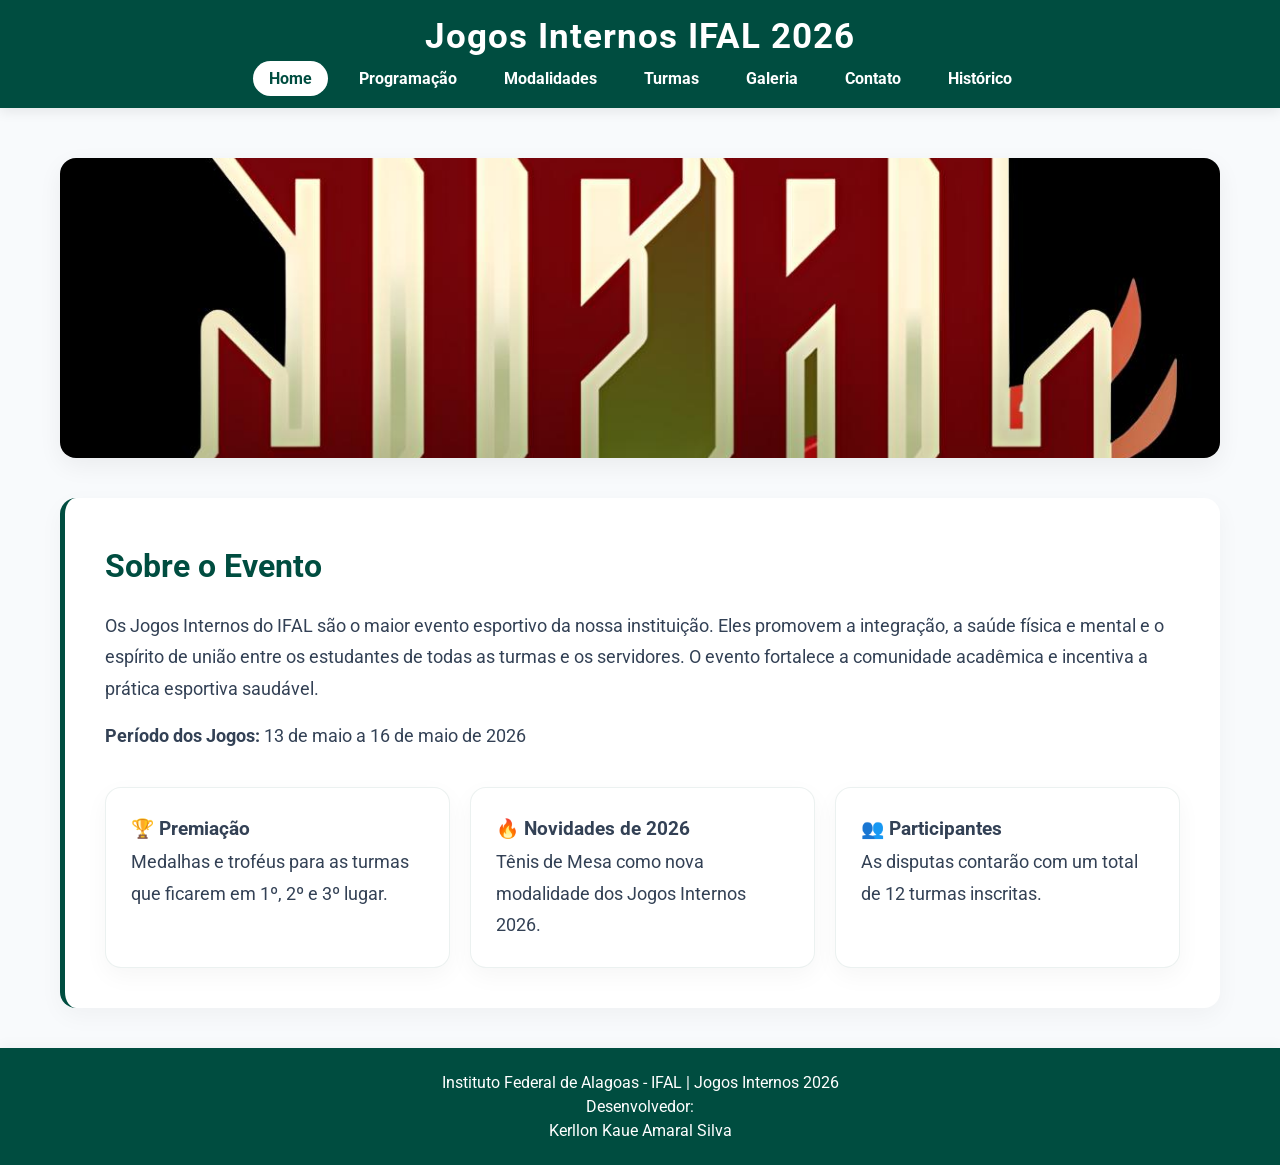
<file: index.html>
<!DOCTYPE html>
<html lang="pt-BR">
<head>
  <meta charset="UTF-8">
  <meta name="viewport" content="width=device-width, initial-scale=1.0">
  <title>Jogos Internos IFAL 2026</title>
  <link rel="stylesheet" href="style.css">
  <link href="https://fonts.googleapis.com/css2?family=Roboto:wght@400;700&display=swap" rel="stylesheet">
</head>
<body>
  <header>
    <h1>Jogos Internos IFAL 2026</h1>
    <nav>
      <ul class="menu">
        <li><a href="index.html" class="ativo">Home</a></li>
        <li><a href="programacao.html">Programação</a></li>
        <li><a href="modalidades.html">Modalidades</a></li>
        <li><a href="equipes.html">Turmas</a></li>
        <li><a href="galeria.html">Galeria</a></li>
        <li><a href="contato.html">Contato</a></li>
        <li><a href="historico.html">Histórico</a></li>
      </ul>
    </nav>
  </header>

  <main>
    <section class="banner">
      <img src="imagens/banner.jpg" alt="Banner Jogos Internos IFAL">
    </section>

    <section class="resumo">
      <h2>Sobre o Evento</h2>
      <p>Os Jogos Internos do IFAL são o maior evento esportivo da nossa instituição. Eles promovem a integração, a saúde física e mental e o espírito de união entre os estudantes de todas as turmas e os servidores. O evento fortalece a comunidade acadêmica e incentiva a prática esportiva saudável.</p>

      <p><strong>Período dos Jogos:</strong> 13 de maio a 16 de maio de 2026</p>

      <div class="destaques-ano">
        <div class="destaque-item">
          <h3>🏆 Premiação</h3>
          <p>Medalhas e troféus para as turmas que ficarem em 1º, 2º e 3º lugar.</p>
        </div>
        <div class="destaque-item">
          <h3>🔥 Novidades de 2026</h3>
          <p>Tênis de Mesa como nova modalidade dos Jogos Internos 2026.</p>
        </div>
        <div class="destaque-item">
          <h3>👥 Participantes</h3>
          <p>As disputas contarão com um total de 12 turmas inscritas.</p>
        </div>
      </div>
    </section>
  </main>

<footer class="rodape"> 
  <p>Instituto Federal de Alagoas - IFAL | Jogos Internos 2026</p> 
  <p>Desenvolvedor:</p> 
  <p>Kerllon Kaue Amaral Silva</p> 
</body>
</html>
</file>
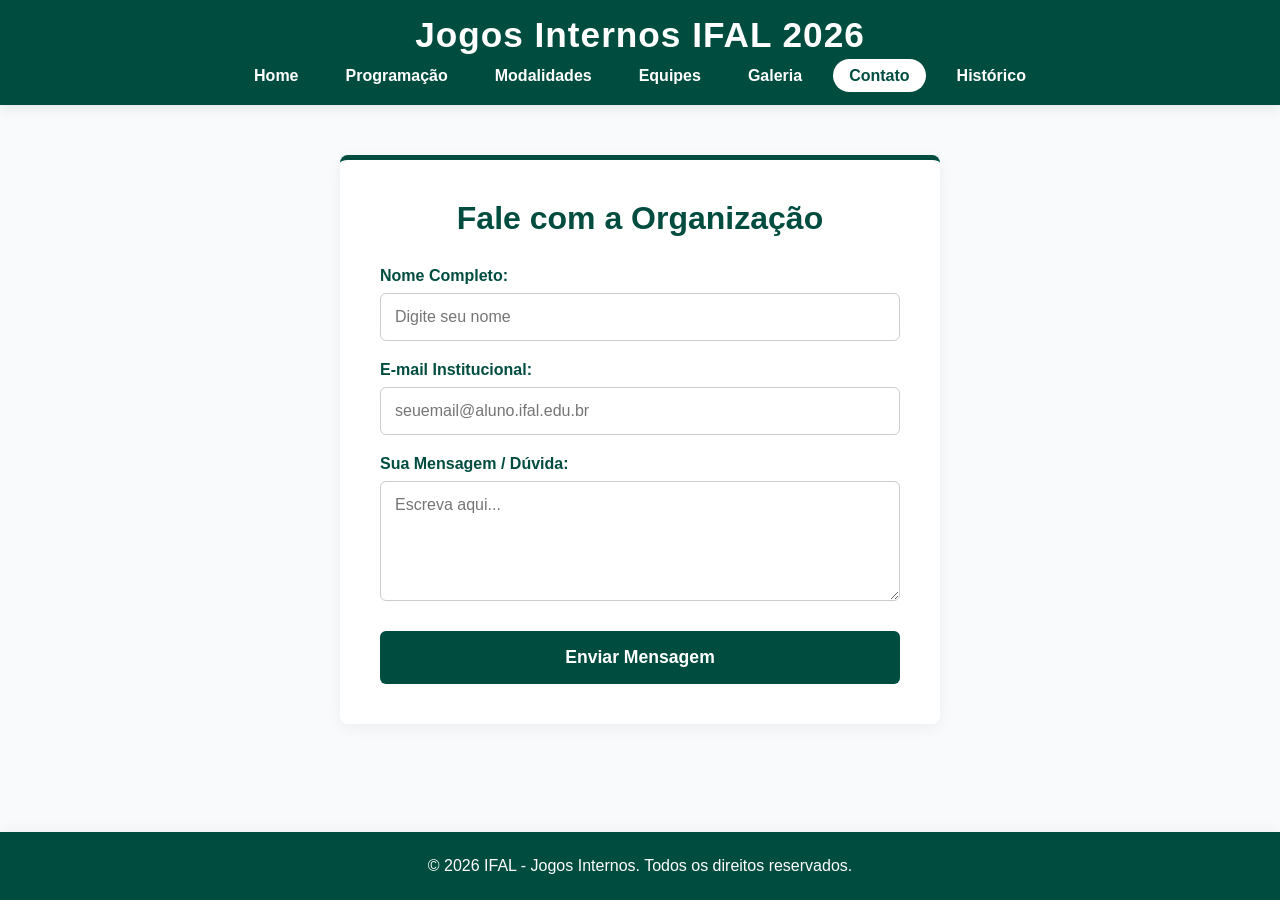
<file: contato.html>
<!DOCTYPE html>
<html lang="pt-BR">
<head>
  <meta charset="UTF-8">
  <title>Contato - Jogos Internos IFAL</title>
  <link rel="stylesheet" href="style.css">
</head>
<body>
  <header>
    <h1>Jogos Internos IFAL 2026</h1>
    <nav>
      <ul class="menu">
        <li><a href="index.html">Home</a></li>
        <li><a href="programacao.html">Programação</a></li>
        <li><a href="modalidades.html">Modalidades</a></li>
        <li><a href="equipes.html">Equipes</a></li>
        <li><a href="galeria.html">Galeria</a></li>
        <li><a href="contato.html" class="ativo">Contato</a></li>
        <li><a href="historico.html">Histórico</a></li>
      </ul>
    </nav>
  </header>

  <main>
    <section class="contato-form">
      <h2>Fale com a Organização</h2>
      <form>
        <label for="nome">Nome Completo:</label>
        <input type="text" id="nome" name="nome" placeholder="Digite seu nome" required>

        <label for="email">E-mail Institucional:</label>
        <input type="email" id="email" name="email" placeholder="seuemail@aluno.ifal.edu.br" required>

        <label for="mensagem">Sua Mensagem / Dúvida:</label>
        <textarea id="mensagem" name="mensagem" rows="5" placeholder="Escreva aqui..." required></textarea>

        <button type="submit">Enviar Mensagem</button>
      </form>
    </section>
  </main>

  <footer class="rodape">
    <p>&copy; 2026 IFAL - Jogos Internos. Todos os direitos reservados.</p>
  </footer>
</body>
</html>
</file>
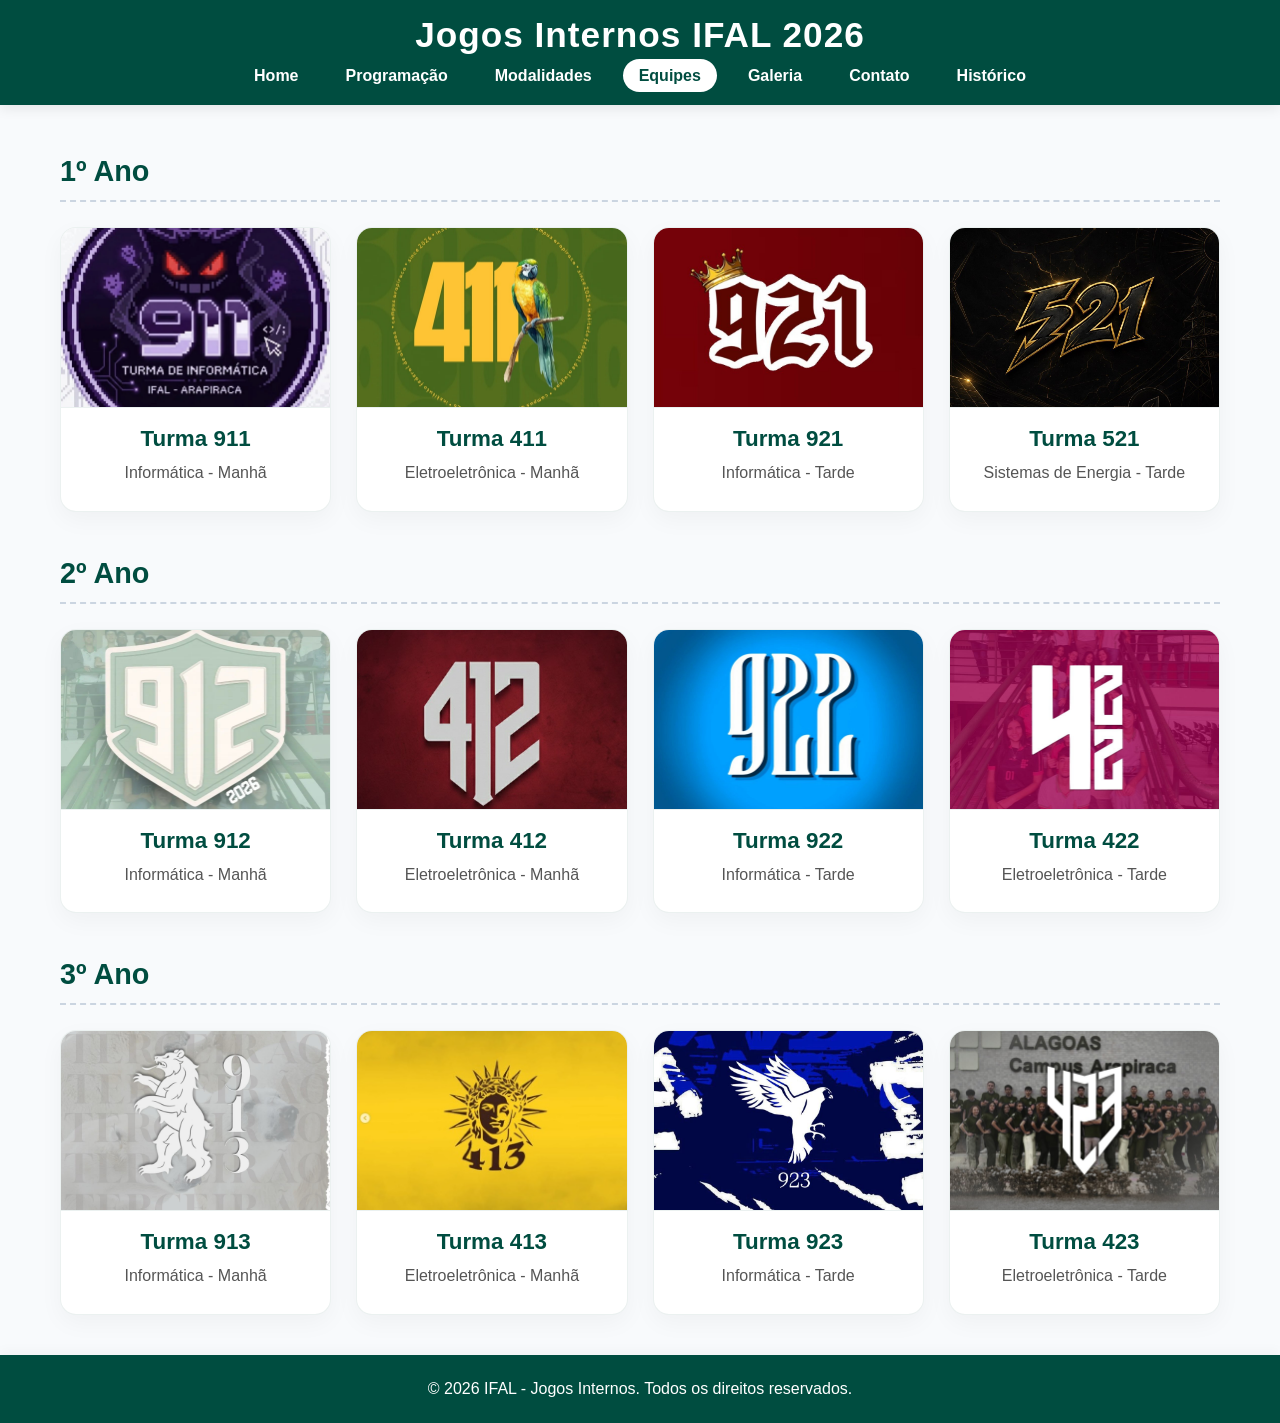
<file: equipes.html>
<!DOCTYPE html>
<html lang="pt-BR">
<head>
  <meta charset="UTF-8">
  <title>Equipes - Jogos Internos IFAL</title>
  <link rel="stylesheet" href="style.css">
</head>
<body>
  <header>
    <h1>Jogos Internos IFAL 2026</h1>
    <nav>
      <ul class="menu">
        <li><a href="index.html">Home</a></li>
        <li><a href="programacao.html">Programação</a></li>
        <li><a href="modalidades.html">Modalidades</a></li>
        <li><a href="equipes.html" class="ativo">Equipes</a></li>
        <li><a href="galeria.html">Galeria</a></li>
        <li><a href="contato.html">Contato</a></li>
        <li><a href="historico.html">Histórico</a></li>
      </ul>
    </nav>
  </header>

  <main>
    <section class="equipes">

      <h2>1º Ano</h2>
      <div class="grupo">
        <div class="card">
          <img src="imagens/911.jpg" alt="Turma 911">
          <h3>Turma 911</h3>
          <p>Informática - Manhã</p>
        </div>
        <div class="card">
          <img src="imagens/411.jpg" alt="Turma 411">
          <h3>Turma 411</h3>
          <p>Eletroeletrônica - Manhã</p>
        </div>
        <div class="card">
          <img src="imagens/921.jpg" alt="Turma 921">
          <h3>Turma 921</h3>
          <p>Informática - Tarde</p>
        </div>
        <div class="card">
          <img src="imagens/521.jpg" alt="Turma 521">
          <h3>Turma 521</h3>
          <p>Sistemas de Energia - Tarde</p>
        </div>
      </div>

      <h2>2º Ano</h2>
      <div class="grupo">
        <div class="card">
          <img src="imagens/912.jpg" alt="Turma 912">
          <h3>Turma 912</h3>
          <p>Informática - Manhã</p>
        </div>
        <div class="card">
          <img src="imagens/412.jpg" alt="Turma 412">
          <h3>Turma 412</h3>
          <p>Eletroeletrônica - Manhã</p>
        </div>
        <div class="card">
          <img src="imagens/922.jpg" alt="Turma 922">
          <h3>Turma 922</h3>
          <p>Informática - Tarde</p>
        </div>
        <div class="card">
          <img src="imagens/422.jpg" alt="Turma 422">
          <h3>Turma 422</h3>
          <p>Eletroeletrônica - Tarde</p>
        </div>
      </div>

      <h2>3º Ano</h2>
      <div class="grupo">
        <div class="card">
          <img src="imagens/913.jpg" alt="Turma 913">
          <h3>Turma 913</h3>
          <p>Informática - Manhã</p>
        </div>
        <div class="card">
          <img src="imagens/413.jpg" alt="Turma 413">
          <h3>Turma 413</h3>
          <p>Eletroeletrônica - Manhã</p>
        </div>
        <div class="card">
          <img src="imagens/923.jpg" alt="Turma 923">
          <h3>Turma 923</h3>
          <p>Informática - Tarde</p>
        </div>
        <div class="card">
          <img src="imagens/423.jpg" alt="Turma 423">
          <h3>Turma 423</h3>
          <p>Eletroeletrônica - Tarde</p>
        </div>
      </div>

    </section>
  </main>

  <footer class="rodape">
    <p>&copy; 2026 IFAL - Jogos Internos. Todos os direitos reservados.</p>
  </footer>
</body>
</html>
</file>
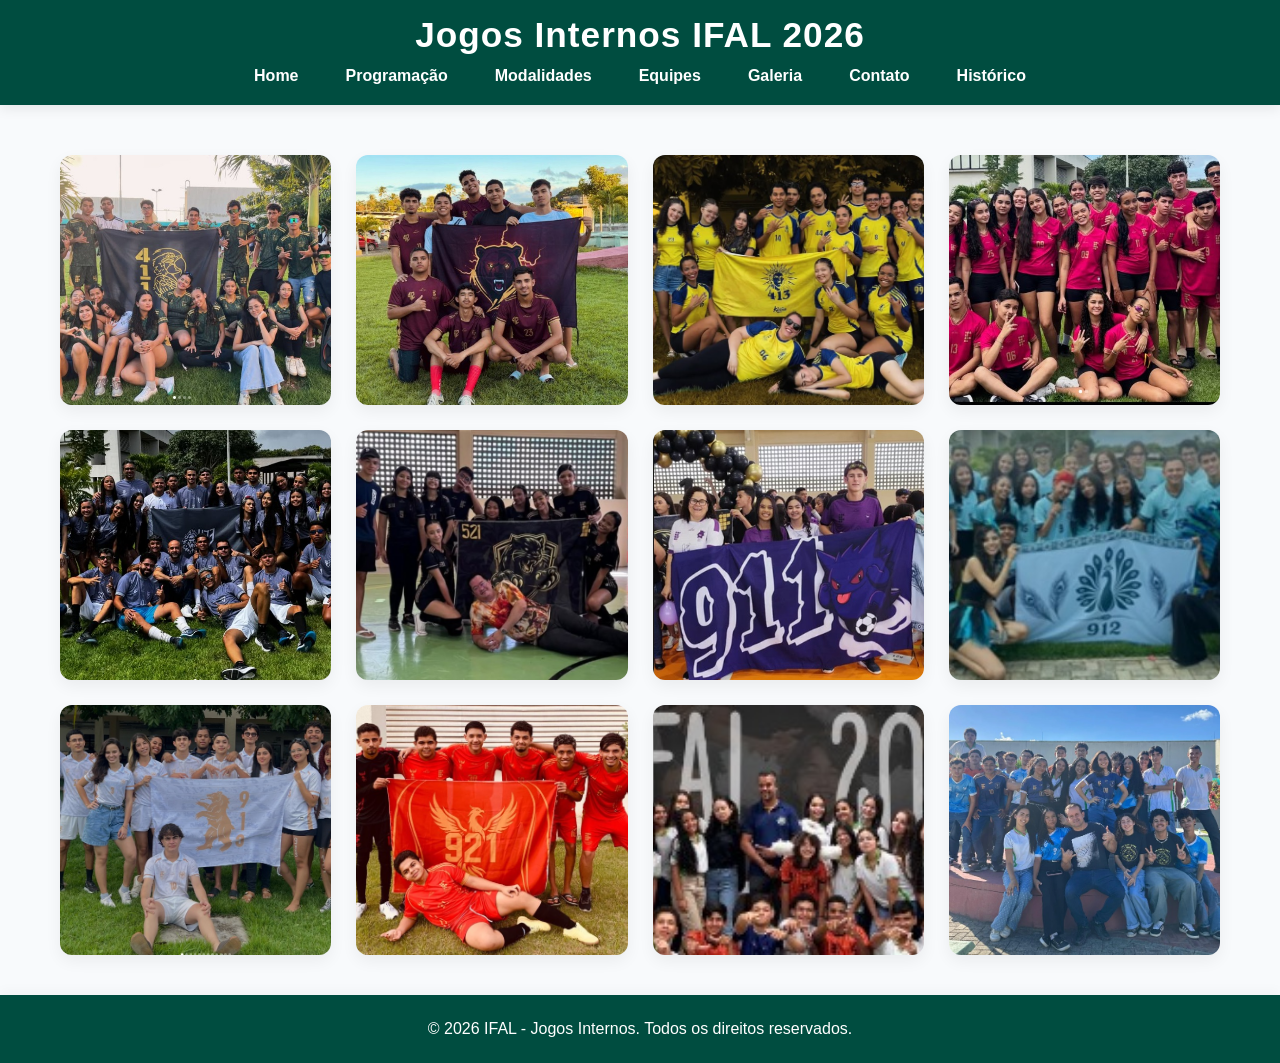
<file: galeria.html>
<!DOCTYPE html>
<html lang="pt-BR">
<head>
  <meta charset="UTF-8">
  <title>Galeria - Jogos Internos IFAL</title>
  <link rel="stylesheet" href="style.css">
</head>
<body>
  <header>
  <h1>Jogos Internos IFAL 2026</h1>
  <nav>
    <ul class="menu">
      <li><a href="index.html">Home</a></li>
      <li><a href="programacao.html">Programação</a></li>
      <li><a href="modalidades.html">Modalidades</a></li>
      <li><a href="equipes.html">Equipes</a></li>
      <li><a href="galeria.html">Galeria</a></li>
      <li><a href="contato.html">Contato</a></li>
      <li><a href="historico.html">Histórico</a></li>
    </ul>
  </nav>
</header>

  <main>
    <section class="galeria">
      <div class="foto"><img src="galeria/411F.jpeg" alt="Turma 411"></div>
      <div class="foto"><img src="galeria/412F.jpeg" alt="Turma 412"></div>
      <div class="foto"><img src="galeria/413F.jpeg" alt="Turma 413"></div>
      <div class="foto"><img src="galeria/422F.jpeg" alt="Turma 422"></div>
      <div class="foto"><img src="galeria/423F.jpeg" alt="Turma 423"></div>
      <div class="foto"><img src="galeria/521F.jpeg" alt="Turma 521"></div>
      <div class="foto"><img src="galeria/911F.jpeg" alt="Turma 911"></div>
      <div class="foto"><img src="galeria/912F.jpeg" alt="Turma 912"></div>
      <div class="foto"><img src="galeria/913F.jpeg" alt="Turma 913"></div>
      <div class="foto"><img src="galeria/921F.jpeg" alt="Turma 921"></div>
      <div class="foto"><img src="galeria/922F.jpeg" alt="Turma 922"></div>
      <div class="foto"><img src="galeria/923F.jpeg" alt="Turma 923"></div>
    </section>
  </main>

  <footer class="rodape">
    <p>&copy; 2026 IFAL - Jogos Internos. Todos os direitos reservados.</p>
  </footer>
</body>
</html>
</file>
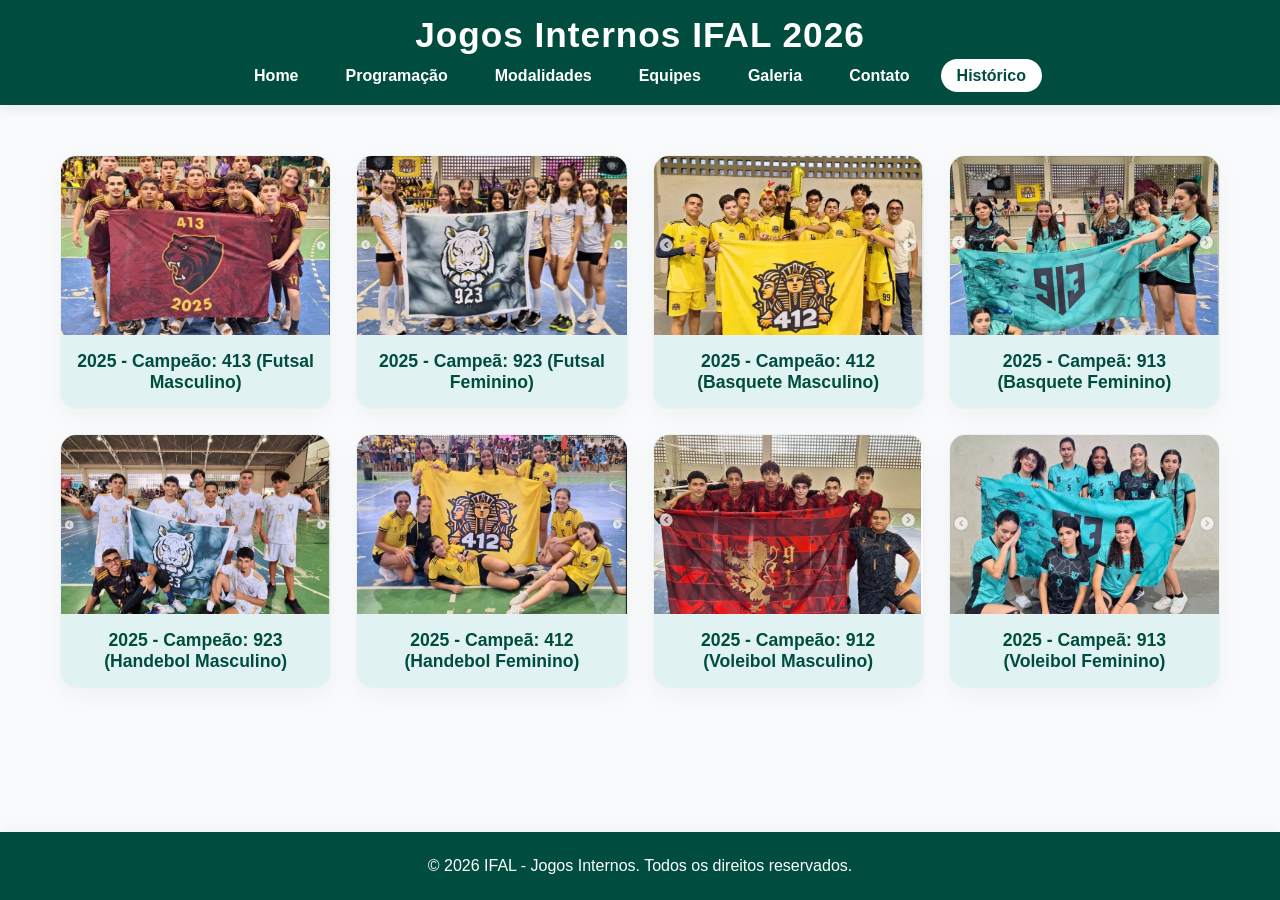
<file: historico.html>
<!DOCTYPE html>
<html lang="pt-BR">
<head>
  <meta charset="UTF-8">
  <title>Histórico - Jogos Internos IFAL</title>
  <link rel="stylesheet" href="style.css">
</head>
<body>
  <header>
    <h1>Jogos Internos IFAL 2026</h1>
    <nav>
      <ul class="menu">
        <li><a href="index.html">Home</a></li>
        <li><a href="programacao.html">Programação</a></li>
        <li><a href="modalidades.html">Modalidades</a></li>
        <li><a href="equipes.html">Equipes</a></li>
        <li><a href="galeria.html">Galeria</a></li>
        <li><a href="contato.html">Contato</a></li>
        <li><a href="historico.html" class="ativo">Histórico</a></li>
      </ul>
    </nav>
  </header>

  <main>
    <section class="historico">
      
      <figure class="card">
        <img src="historico/413futsalM.png" alt="Equipe campeã de Futsal Masculino 413">
        <figcaption>2025 - Campeão: 413 (Futsal Masculino)</figcaption>
      </figure>

      <figure class="card">
        <img src="historico/923FutsalF.png" alt="Equipe campeã de Futsal Feminino 923">
        <figcaption>2025 - Campeã: 923 (Futsal Feminino)</figcaption>
      </figure>

      <figure class="card">
        <img src="historico/412BasqueteM.png" alt="Equipe campeã de Basquete Masculino 412">
        <figcaption>2025 - Campeão: 412 (Basquete Masculino)</figcaption>
      </figure>

      <figure class="card">
        <img src="historico/913BasqueteF.png" alt="Equipe campeã de Basquete Feminino 913">
        <figcaption>2025 - Campeã: 913 (Basquete Feminino)</figcaption>
      </figure>

      <figure class="card">
        <img src="historico/923HandebolM.png" alt="Equipe campeã de Handebol Masculino 923">
        <figcaption>2025 - Campeão: 923 (Handebol Masculino)</figcaption>
      </figure>

      <figure class="card">
        <img src="historico/412HandebolF.png" alt="Equipe campeã de Handebol Feminino 412">
        <figcaption>2025 - Campeã: 412 (Handebol Feminino)</figcaption>
      </figure>

      <figure class="card">
        <img src="historico/912VoleiM.png" alt="Equipe campeã de Voleibol Masculino 912">
        <figcaption>2025 - Campeão: 912 (Voleibol Masculino)</figcaption>
      </figure>

      <figure class="card">
        <img src="historico/913VoleiF.png" alt="Equipe campeã de Voleibol Feminino 913">
        <figcaption>2025 - Campeã: 913 (Voleibol Feminino)</figcaption>
      </figure>

    </section>
  </main>

  <footer class="rodape">
    <p>&copy; 2026 IFAL - Jogos Internos. Todos os direitos reservados.</p>
  </footer>
</body>
</html>
</file>
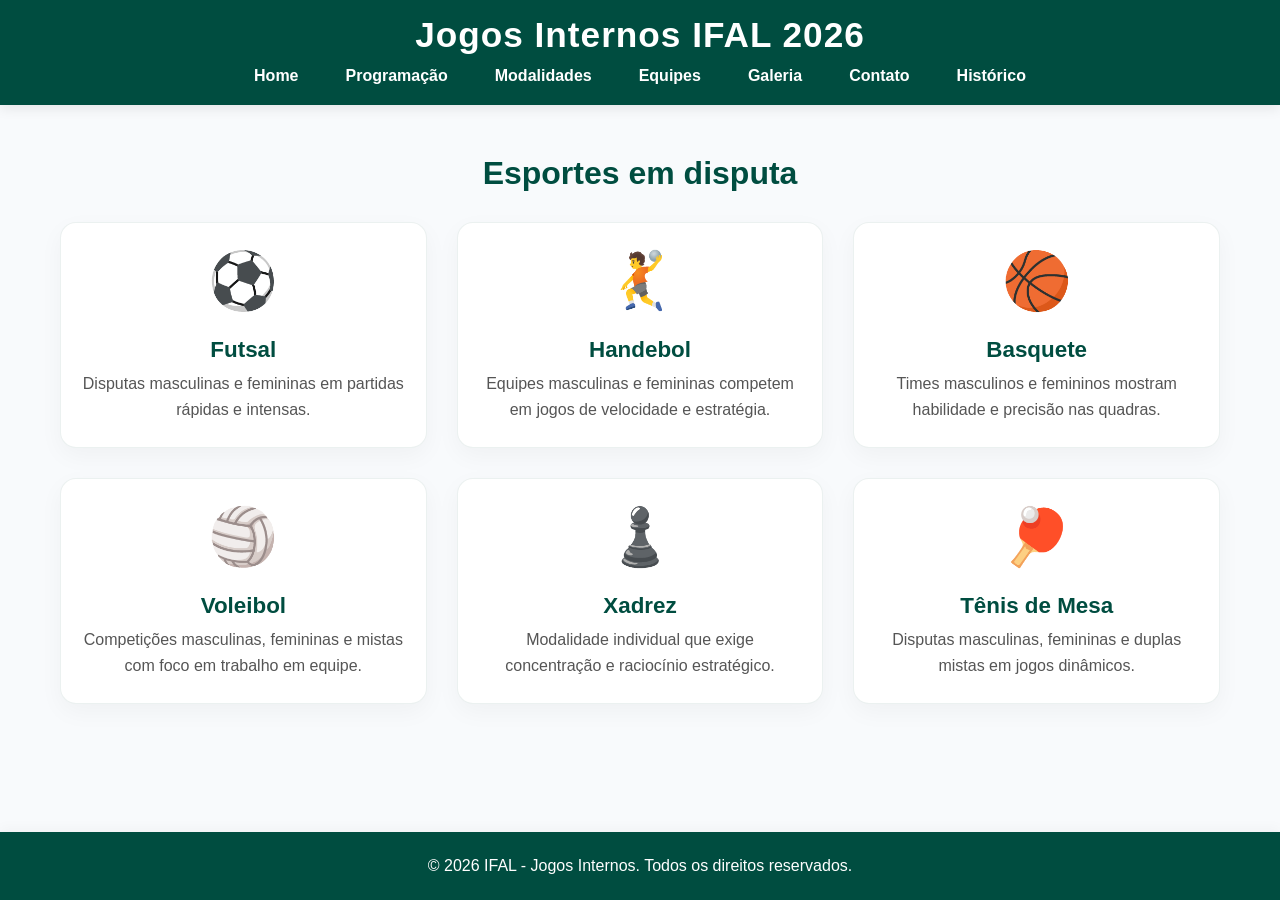
<file: modalidades.html>
<!DOCTYPE html>
<html lang="pt-BR">
<head>
  <meta charset="UTF-8">
  <title>Modalidades - JIFAL 2026</title>
  <link rel="stylesheet" href="style.css">
</head>
<body>
  <header class="topo">
    <h1>Jogos Internos IFAL 2026</h1>
    <nav>
      <ul class="menu">
        <li><a href="index.html">Home</a></li>
        <li><a href="programacao.html">Programação</a></li>
        <li><a href="modalidades.html">Modalidades</a></li>
        <li><a href="equipes.html">Equipes</a></li>
        <li><a href="galeria.html">Galeria</a></li>
        <li><a href="contato.html">Contato</a></li>
        <li><a href="historico.html">Histórico</a></li>
      </ul>
    </nav>
  </header>

  <main>
    <section class="modalidades">
      <h2>Esportes em disputa</h2>
      <div class="grid">
        <div class="card">
          <div class="topo-card">⚽</div>
          <h3>Futsal</h3>
          <p>Disputas masculinas e femininas em partidas rápidas e intensas.</p>
        </div>
        <div class="card">
          <div class="topo-card">🤾</div>
          <h3>Handebol</h3>
          <p>Equipes masculinas e femininas competem em jogos de velocidade e estratégia.</p>
        </div>
        <div class="card">
          <div class="topo-card">🏀</div>
          <h3>Basquete</h3>
          <p>Times masculinos e femininos mostram habilidade e precisão nas quadras.</p>
        </div>
        <div class="card">
          <div class="topo-card">🏐</div>
          <h3>Voleibol</h3>
          <p>Competições masculinas, femininas e mistas com foco em trabalho em equipe.</p>
        </div>
        <div class="card">
          <div class="topo-card">♟️</div>
          <h3>Xadrez</h3>
          <p>Modalidade individual que exige concentração e raciocínio estratégico.</p>
        </div>
        <div class="card">
          <div class="topo-card">🏓</div>
          <h3>Tênis de Mesa</h3>
          <p>Disputas masculinas, femininas e duplas mistas em jogos dinâmicos.</p>
        </div>
      </div>
    </section>
  </main>

  <footer class="rodape">
    <p>&copy; 2026 IFAL - Jogos Internos. Todos os direitos reservados.</p>
  </footer>
</body>
</html>
</file>
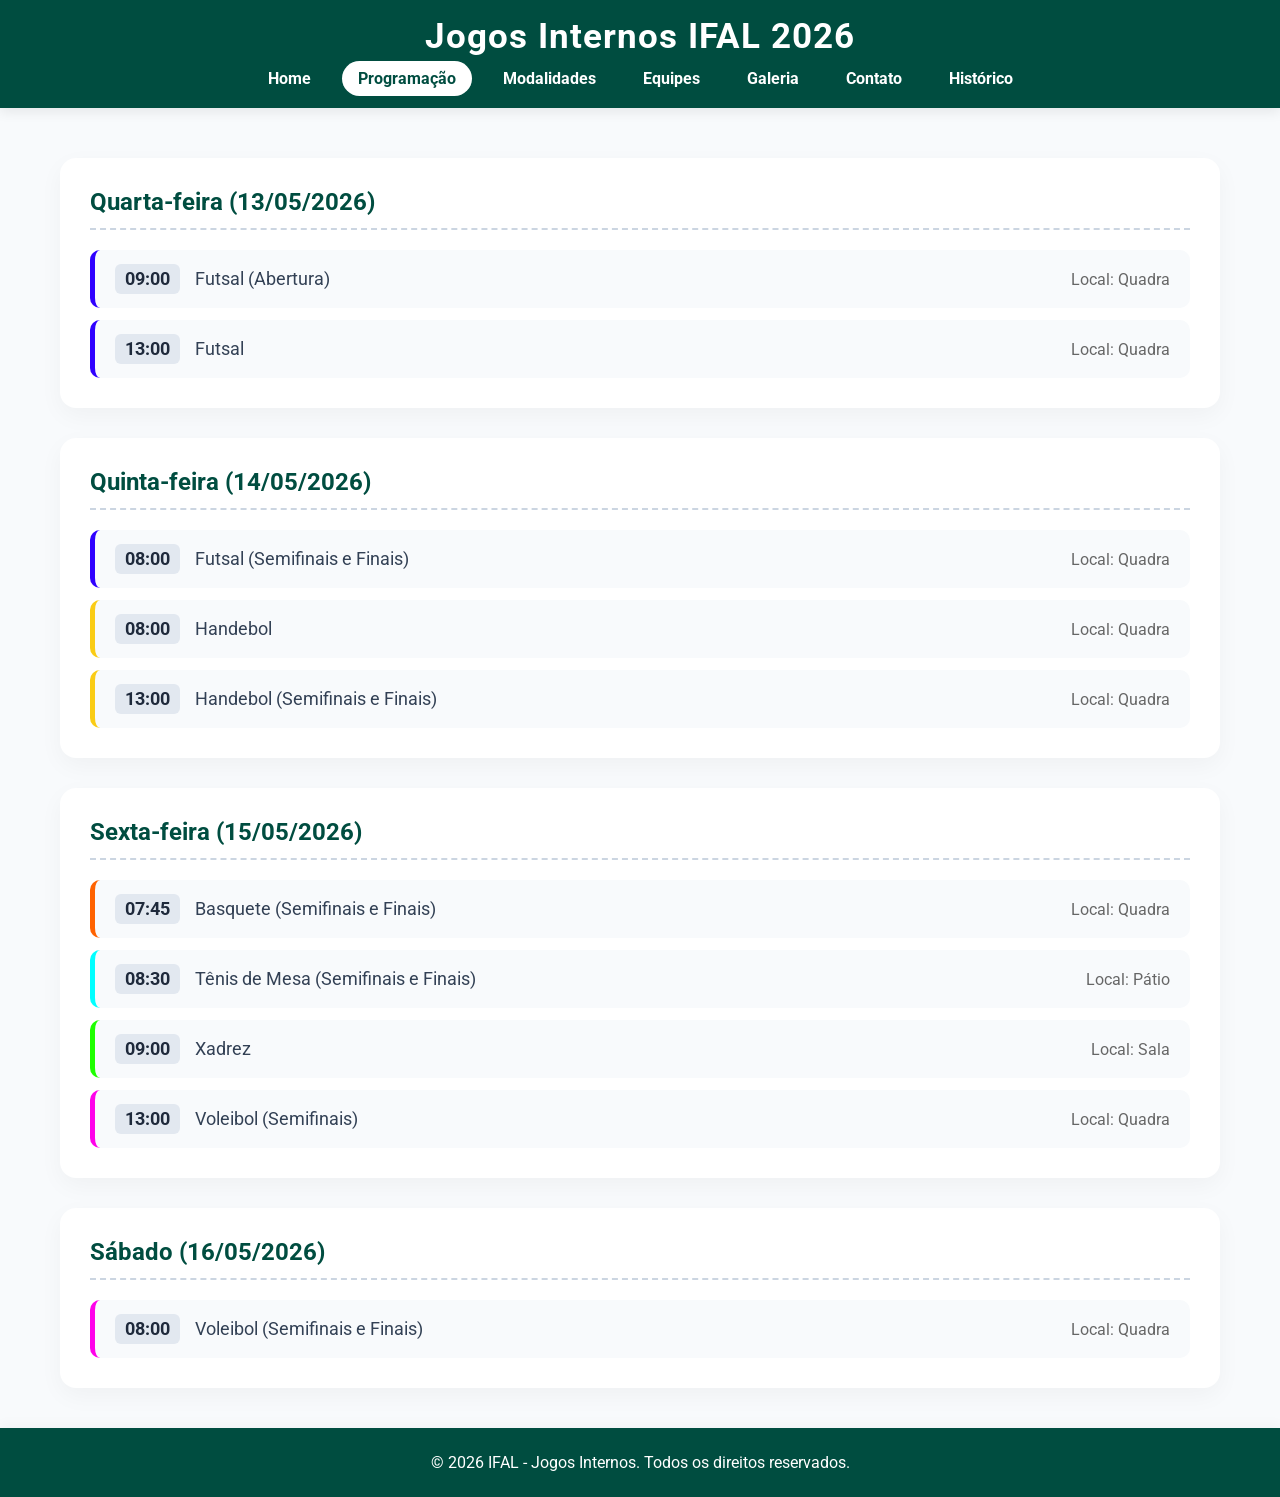
<file: programacao.html>
<!DOCTYPE html>
<html lang="pt-BR">
<head>
  <meta charset="UTF-8">
  <meta name="viewport" content="width=device-width, initial-scale=1.0">
  <title>Programação - Jogos Internos IFAL 2026</title>
  <link rel="stylesheet" href="style.css">
  <link href="https://fonts.googleapis.com/css2?family=Roboto:wght@400;700&display=swap" rel="stylesheet">
</head>
<body>
  <header>
    <h1>Jogos Internos IFAL 2026</h1>
    <nav>
      <ul class="menu">
        <li><a href="index.html">Home</a></li>
        <li><a href="programacao.html" class="ativo">Programação</a></li>
        <li><a href="modalidades.html">Modalidades</a></li>
        <li><a href="equipes.html">Equipes</a></li>
        <li><a href="galeria.html">Galeria</a></li>
        <li><a href="contato.html">Contato</a></li>
        <li><a href="historico.html">Histórico</a></li>
      </ul>
    </nav>
  </header>
  
  <main>
    <section class="programacao">
      
      <div class="dia">
        <h2>Quarta-feira (13/05/2026)</h2>
        <ul>
          <li class="futsal">
            <strong>09:00</strong> Futsal (Abertura) 
            <span class="local">Local: Quadra</span>
          </li>
          <li class="futsal">
            <strong>13:00</strong> Futsal 
            <span class="local">Local: Quadra</span>
          </li>
        </ul>
      </div>

      <div class="dia">
        <h2>Quinta-feira (14/05/2026)</h2>
        <ul>
          <li class="futsal">
            <strong>08:00</strong> Futsal (Semifinais e Finais) 
            <span class="local">Local: Quadra</span>
          </li>
          <li class="handebol">
            <strong>08:00</strong> Handebol 
            <span class="local">Local: Quadra</span>
          </li>
          <li class="handebol">
            <strong>13:00</strong> Handebol (Semifinais e Finais) 
            <span class="local">Local: Quadra</span>
          </li>
        </ul>
      </div>

      <div class="dia">
        <h2>Sexta-feira (15/05/2026)</h2>
        <ul>
          <li class="basquete">
            <strong>07:45</strong> Basquete (Semifinais e Finais) 
            <span class="local">Local: Quadra</span>
          </li>
          <li class="tenis">
            <strong>08:30</strong> Tênis de Mesa (Semifinais e Finais) 
            <span class="local">Local: Pátio</span>
          </li>
          <li class="xadrez">
            <strong>09:00</strong> Xadrez 
            <span class="local">Local: Sala</span>
          </li>
          <li class="volei">
            <strong>13:00</strong> Voleibol (Semifinais) 
            <span class="local">Local: Quadra</span>
          </li>
        </ul>
      </div>

      <div class="dia">
        <h2>Sábado (16/05/2026)</h2>
        <ul>
          <li class="volei">
            <strong>08:00</strong> Voleibol (Semifinais e Finais) 
            <span class="local">Local: Quadra</span>
          </li>
        </ul>
      </div>

    </section>
  </main>

  <footer class="rodape">
    <p>&copy; 2026 IFAL - Jogos Internos. Todos os direitos reservados.</p>
  </footer>
</body>
</html>
</file>
<file: style.css>
:root {
  --primaria: #004d40;
  --secundaria: #00695c;
  --destaque: #e0f2f1;
  --fundo: #f8fafc;
  --texto: #334155;
}

* {
  margin: 0;
  padding: 0;
  box-sizing: border-box;
}

body {
  font-family: 'Roboto', Arial, sans-serif;
  background-color: var(--fundo);
  color: var(--texto);
  display: flex;
  flex-direction: column;
  min-height: 100vh;
}

main {
  flex: 1;
  width: 100%;
  max-width: 1200px;
  margin: 50px auto 40px;
  padding: 0 20px;
}

header {
  background: var(--primaria);
  color: white;
  padding: 15px 20px 20px;
  text-align: center;
  box-shadow: 0 4px 12px rgba(0,0,0,0.08);
  display: flex;
  flex-direction: column;
  align-items: center;
}

header h1 {
  font-size: 2.2em;
  margin-top: 0;
  margin-bottom: 12px;
  letter-spacing: 1px;
}

.menu {
  list-style: none;
  display: flex;
  justify-content: center;
  flex-wrap: wrap;
  gap: 15px;
}

.menu li a {
  color: white;
  text-decoration: none;
  font-weight: bold;
  padding: 8px 16px;
  border-radius: 20px;
  transition: all 0.3s ease;
}

.menu li a:hover, 
.menu li a.ativo {
  background-color: white;
  color: var(--primaria);
}

.card {
  background: white;
  border-radius: 16px; 
  border: 1px solid rgba(0, 77, 64, 0.08); 
  box-shadow: 0 8px 24px rgba(0, 0, 0, 0.04); 
  overflow: hidden;
  text-align: center;
  transition: transform 0.3s cubic-bezier(0.4, 0, 0.2, 1), box-shadow 0.3s ease;
  display: flex;
  flex-direction: column;
}

.card:hover {
  transform: translateY(-6px);
  box-shadow: 0 16px 32px rgba(0, 77, 64, 0.12); 
}

.card img {
  width: 100%;
  height: 180px;
  object-fit: cover;
  border-bottom: 1px solid rgba(0, 77, 64, 0.08); 
}

.card h3 {
  color: var(--primaria);
  margin: 18px 0 8px;
  font-size: 1.4em;
}

.card p {
  color: #555;
  padding: 0 20px 25px;
  line-height: 1.6;
  font-weight: 500;
  flex: 1;
}

.banner {
  width: 100%;
  max-width: 1200px;
  margin: 0 auto 40px;
  border-radius: 16px;
  overflow: hidden;
  box-shadow: 0 8px 24px rgba(0,0,0,0.06);
  display: flex;
}

.banner img {
  width: 100%;
  height: 300px;
  object-fit: cover;
}

.resumo {
  background: white;
  padding: 40px;
  border-radius: 16px;
  box-shadow: 0 8px 24px rgba(0,0,0,0.04);
  border-left: 5px solid var(--primaria);
  line-height: 1.8;
  display: flex;
  flex-direction: column;
  gap: 15px;
}

.resumo h2 {
  color: var(--primaria);
  font-size: 2em;
}

.resumo p, .resumo ul {
  font-size: 1.1em;
}

.resumo ul {
  margin-left: 20px;
}

.destaques-ano {
  display: flex;
  gap: 20px;
  flex-wrap: wrap;
  margin-top: 20px;
}

.destaque-item {
  flex: 1;
  min-width: 250px;
  background: white; 
  padding: 25px;
  border-radius: 16px;
  border: 1px solid rgba(0, 77, 64, 0.08);
  box-shadow: 0 8px 24px rgba(0, 0, 0, 0.04);
  transition: transform 0.3s cubic-bezier(0.4, 0, 0.2, 1), box-shadow 0.3s ease;
}

.destaque-item:hover {
  transform: translateY(-4px);
  box-shadow: 0 12px 32px rgba(0, 77, 64, 0.12);
}

.modalidades h2 {
  text-align: center;
  color: var(--primaria);
  margin-bottom: 30px;
  font-size: 2em;
}

.grid {
  display: flex;
  flex-wrap: wrap;
  justify-content: center;
  gap: 30px;
}

.grid .card {
  flex: 1 1 calc(33.333% - 30px);
  min-width: 280px;
}

.topo-card {
  font-size: 3.5em;
  padding: 25px 0 5px;
}

.equipes h2 {
  text-align: left;
  border-bottom: 2px dashed #cbd5e1;
  padding-bottom: 12px;
  margin-top: 45px;
  margin-bottom: 25px; 
  color: var(--primaria);
  font-size: 1.8em;
}

.equipes h2:first-child, 
.equipes h2:first-of-type {
  margin-top: 0;
}

.grupo, .historico, .galeria {
  display: flex;
  flex-wrap: wrap;
  justify-content: center;
  gap: 25px; 
}

.grupo .card, .historico .card, .galeria .foto {
  flex: 1 1 calc(25% - 25px); 
  min-width: 220px;
}

.historico .card figcaption {
  background: var(--destaque);
  color: var(--primaria);
  padding: 15px;
  font-weight: bold;
  font-size: 1.1em;
}

.foto {
  border-radius: 12px;
  overflow: hidden;
  box-shadow: 0 6px 16px rgba(0,0,0,0.06);
  transition: transform 0.3s cubic-bezier(0.4, 0, 0.2, 1), box-shadow 0.3s ease;
}

.foto:hover { 
  transform: scale(1.03); 
  box-shadow: 0 12px 24px rgba(0,0,0,0.12);
}

.foto img {
  width: 100%;
  height: 250px;
  object-fit: cover;
  display: block;
}

.programacao {
  display: flex;
  flex-direction: column;
  gap: 30px;
}

.dia {
  background: white;
  border-radius: 16px;
  padding: 30px;
  box-shadow: 0 8px 24px rgba(0,0,0,0.04);
}

.dia h2 {
  color: var(--primaria);
  border-bottom: 2px dashed #cbd5e1;
  padding-bottom: 12px;
  margin-bottom: 20px;
}

.dia ul { list-style: none; display: flex; flex-direction: column; gap: 12px;}

.dia li {
  background: var(--fundo);
  padding: 14px 20px;
  border-radius: 10px;
  display: flex;
  align-items: center;
  font-size: 1.1em;
  border-left: 5px solid #cbd5e1; 
  transition: transform 0.2s ease;
}

.dia li:hover {
  transform: translateX(4px); 
}

.dia li strong {
  background: #e2e8f0;
  padding: 5px 10px;
  border-radius: 6px;
  margin-right: 15px;
  color: #1e293b;
}

.dia li span.local {
  margin-left: auto;
  font-size: 0.9em;
  color: #666;
}

.dia li.futsal   { border-left-color: #2f00ff; }
.dia li.handebol { border-left-color: #facc15; }
.dia li.basquete { border-left-color: #ff6200; }
.dia li.volei    { border-left-color: #ff00ea; }
.dia li.xadrez   { border-left-color: #1eff00; }
.dia li.tenis    { border-left-color: #00ffff; }

.contato-form {
  background: white;
  max-width: 600px;
  margin: 0 auto;
  padding: 40px;
  border-radius: 8px; 
  box-shadow: 0 4px 15px rgba(0,0,0,0.05); 
  border-top: 5px solid var(--primaria); 
}

.contato-form form {
  display: flex;
  flex-direction: column;
}

.contato-form h2 {
  text-align: center;
  color: var(--primaria);
  margin-bottom: 30px;
  font-size: 2em; 
}

.contato-form label {
  font-weight: bold;
  margin-bottom: 8px;
  color: var(--primaria);
  font-size: 1em;
}

.contato-form input, .contato-form textarea {
  background: #ffffff; 
  border: 1px solid #ccc;
  border-radius: 6px; 
  padding: 14px;
  font-family: inherit;
  font-size: 1em;
  margin-bottom: 20px;
  color: var(--texto);
  transition: border-color 0.3s ease; 
}

.contato-form input:focus, .contato-form textarea:focus {
  border-color: var(--secundaria); 
  outline: none;
}

.contato-form button {
  padding: 16px;
  background: var(--primaria); 
  color: white;
  border: none;
  border-radius: 6px;
  font-size: 1.1em;
  font-weight: bold;
  cursor: pointer;
  transition: background-color 0.3s ease;
  margin-top: 10px;
}

.contato-form button:hover {
  background: var(--secundaria); 
}

.rodape {
  background: var(--primaria);
  color: white;
  padding: 25px 20px;
  margin-top: auto;
  display: flex;
  flex-direction: column;
  align-items: center;
  gap: 5px;
  text-align: center;
  box-shadow: 0 -4px 12px rgba(0,0,0,0.03);
}
</file>
